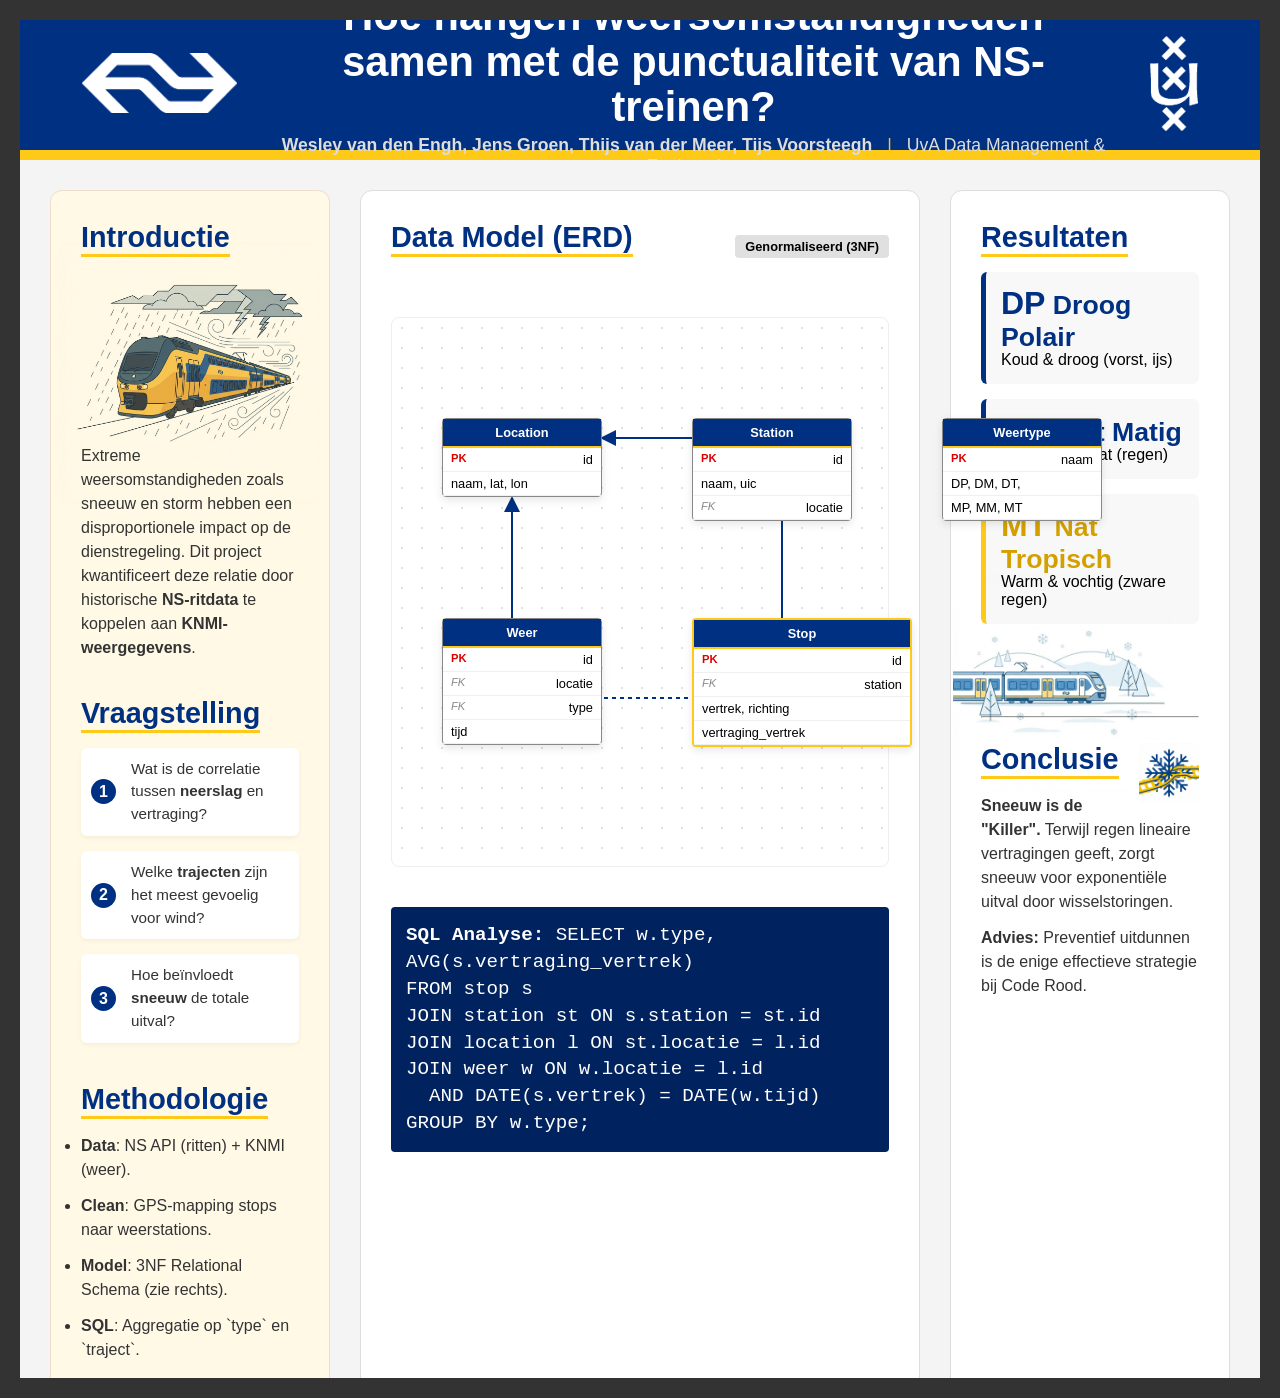
<file: index.html>
<!DOCTYPE html>
<html lang="en">
<head>
    <meta charset="UTF-8">
    <meta http-equiv="refresh" content="0; url=poster_v5.html">
    <title>Redirecting to Poster...</title>
</head>
<body>
    <p>If you are not redirected automatically, follow this <a href="poster_v5.html">link to the poster</a>.</p>
</body>
</html>
</file>
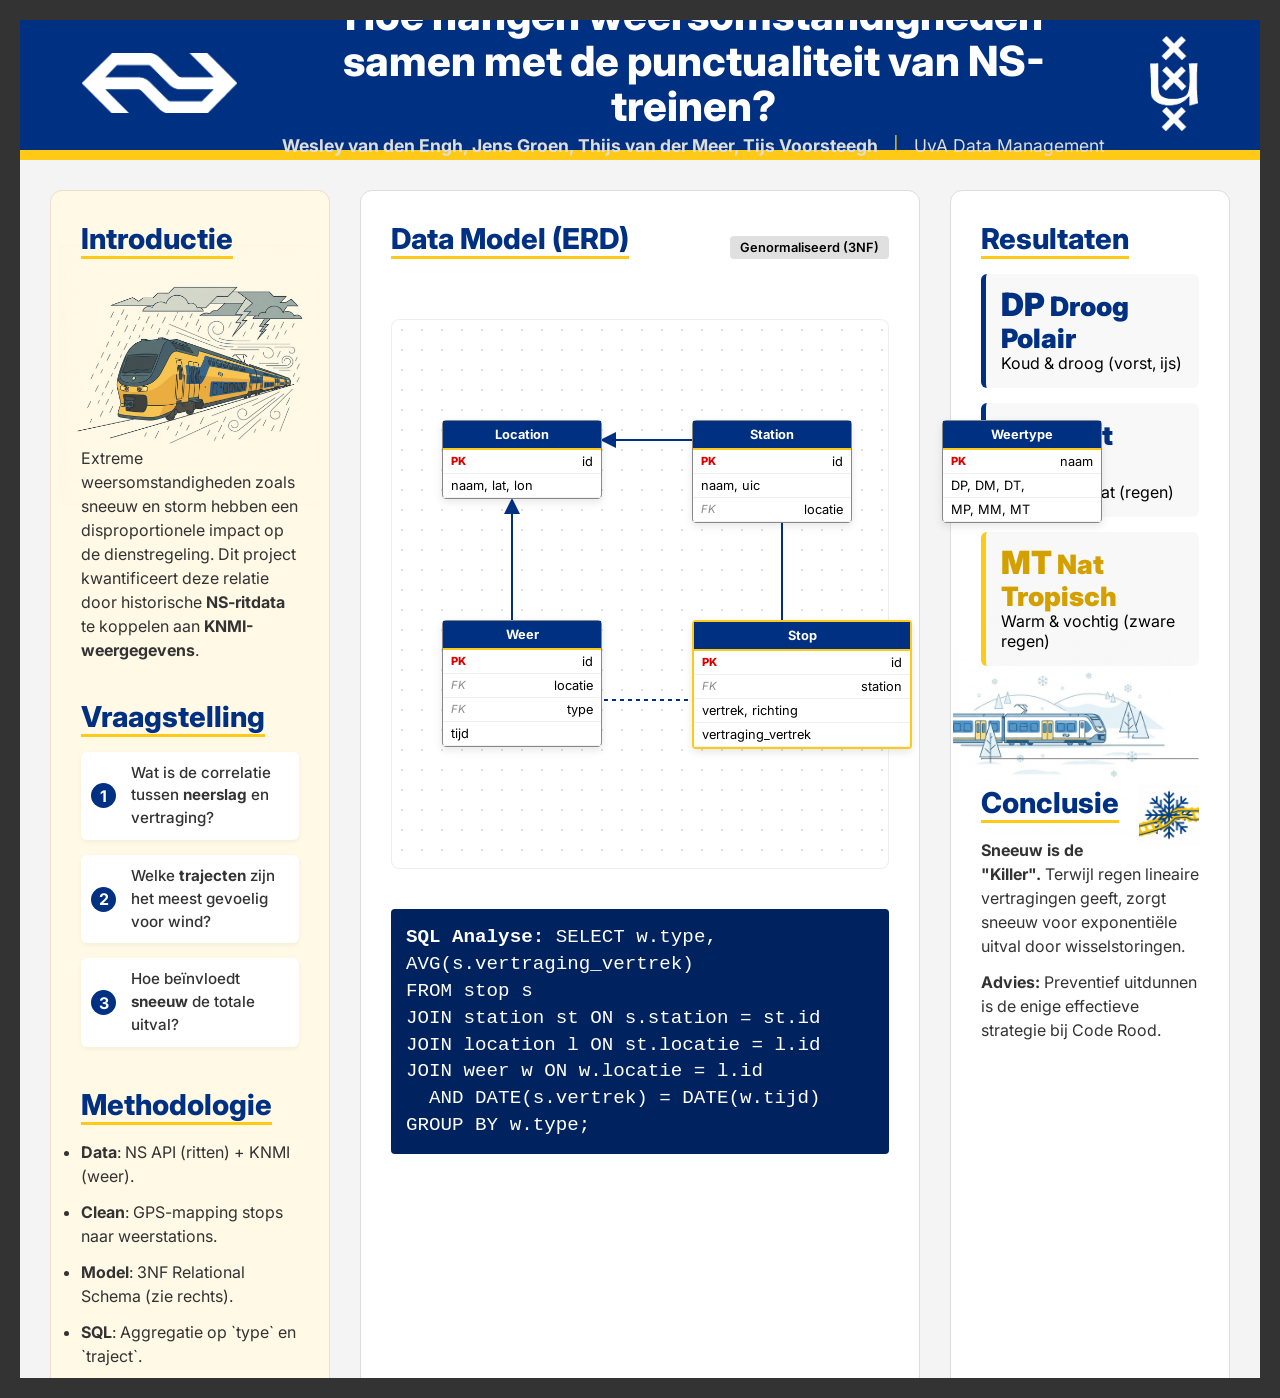
<file: poster_v5.html>
<!DOCTYPE html>
<html lang="nl">

<head>
    <title>NS Punctualiteit Poster</title>
    <meta charset="UTF-8" />
    <meta name="viewport" content="width=device-width, initial-scale=1.0" />
    <meta name="robots" content="index,follow">
    <meta name="generator" content="GrapesJS Studio">
    <link rel="stylesheet" href="style_v5.css" />
    <link rel="preconnect" href="https://fonts.googleapis.com" />
    <link rel="preconnect" href="https://fonts.gstatic.com" crossorigin="" />
    <link href="https://fonts.googleapis.com/css2?family=Inter:wght@400;500;600;700;800;900&amp;display=swap"
        rel="stylesheet" />
</head>

<body id="ibody" class="gjs-t-body">
    <div class="poster-container" id="iebozi"><!-- HEADER (Compact 140px) -->
        <header class="poster-header" id="i165oh">
            <div class="header-inner" id="i4co4j">
                <div class="logo-area" id="ix5xnq">
                    <img src="ns logo wit.png" alt="NS Logo" style="height: 60px; width: auto;">
                </div>
                <div class="title-area" id="ijaf6h" style="flex: 1; text-align: center;">
                    <h1 id="i59tjm">Hoe hangen weersomstandigheden samen met de punctualiteit van NS-treinen?</h1>
                    <div class="authors" id="iinj3v">
                        <strong id="idc544">Wesley van den Engh, Jens Groen, Thijs van der Meer, Tijs
                            Voorsteegh</strong>
                        <span class="divider" id="it8x1i">|</span>
                        UvA Data Management &amp; Engineering
                    </div>
                </div>
                <div class="logo-area-right">
                    <img src="uva logo wit.png" alt="UvA Logo" style="height: 95px; width: auto;">
                </div>
            </div>
        </header><!-- MAIN GRID (12 Columns) -->
        <main class="content-grid" id="i6zrpr"><!-- LEFT COLUMN (Intro & Qs) -->
            <div class="col-left theme-cream" id="i4kztu">
                <section class="section-intro" id="i0kz2r">
                    <h2 id="iphhjd">Introductie</h2>
                    <img src="header_viz.png" alt="NS Train in Storm"
                        style="width: 120%; margin: -30px 0 -60px -10%; border-radius: 6px; mix-blend-mode: multiply; display: block;">
                    <p id="ibplkp">
                        Extreme weersomstandigheden zoals sneeuw en storm hebben een disproportionele impact op de
                        dienstregeling.
                        Dit project kwantificeert deze relatie door historische <strong id="ik41ry">NS-ritdata</strong>
                        te koppelen
                        aan <strong id="iflnis">KNMI-weergegevens</strong>.
                    </p>
                </section>
                <section class="section-questions" id="ifqhbr">
                    <h2 id="iquelm">Vraagstelling</h2>
                    <div class="q-list" id="iv0a2s">
                        <div class="q-item" id="idq02r">
                            <span class="q-badge" id="i4v9b4">1</span>
                            <p id="i2laio">Wat is de correlatie tussen <strong id="indpdh">neerslag</strong> en
                                vertraging?</p>
                        </div>
                        <div class="q-item" id="i0a3zn">
                            <span class="q-badge" id="i7q2hf">2</span>
                            <p id="ip3gyn">Welke <strong id="ivfgai">trajecten</strong> zijn het meest gevoelig voor
                                wind?</p>
                        </div>
                        <div class="q-item" id="ikbr3p">
                            <span class="q-badge" id="ihit8l">3</span>
                            <p id="ih9c2a">Hoe beïnvloedt <strong id="itdqfd">sneeuw</strong> de totale uitval?</p>
                        </div>
                    </div>
                </section>
                <section class="section-methods" id="iiashw">
                    <h2 id="icwb0k">Methodologie</h2>
                    <ul class="method-steps" id="iol0ii">
                        <li id="it79hl">
                            <strong id="in3hyl">Data</strong>: NS API (ritten) + KNMI (weer).
                        </li>
                        <li id="i25z2m">
                            <strong id="ib4r9h">Clean</strong>: GPS-mapping stops naar weerstations.
                        </li>
                        <li id="i9gk7u">
                            <strong id="ivbn16">Model</strong>: 3NF Relational Schema (zie rechts).
                        </li>
                        <li id="ij147t">
                            <strong id="iy8ryc">SQL</strong>: Aggregatie op `type` en `traject`.
                        </li>
                    </ul>
                </section>
            </div><!-- CENTER COLUMN (Native ERD - Reorganized) -->
            <div class="col-center theme-white erd-wrapper" id="i9kh28">
                <div class="erd-header" id="ib1dej">
                    <h2 id="i619ug">Data Model (ERD)</h2>
                    <span class="badge" id="iylq1h">Genormaliseerd (3NF)</span>
                </div>
                <div class="erd-canvas" id="i6p9lw">
                    <!-- TABLES (Actual DB schema: location, station, stop, weer, weertype) -->
                    <!-- COLUMN 1: Environment -->
                    <div class="db-table pos-location" id="imzcxq">
                        <div class="db-head" id="ijz1ko">Location</div>
                        <div class="db-row" id="ieo3nr">
                            <span class="pk" id="i2s9yg">PK</span> id
                        </div>
                        <div class="db-row" id="i0p5ex">naam, lat, lon</div>
                    </div>
                    <div class="db-table pos-weer" id="irf6g9">
                        <div class="db-head" id="iat4nl">Weer</div>
                        <div class="db-row" id="ia05j9">
                            <span class="pk" id="i6vl9x">PK</span> id
                        </div>
                        <div class="db-row" id="ifjst7">
                            <span class="fk" id="i3yp2u">FK</span> locatie
                        </div>
                        <div class="db-row" id="ivfs3w">
                            <span class="fk" id="i3yp2v">FK</span> type
                        </div>
                        <div class="db-row">tijd</div>
                    </div><!-- COLUMN 2: Infrastructure -->
                    <div class="db-table pos-station" id="i8b4rq">
                        <div class="db-head" id="ir6gvj">Station</div>
                        <div class="db-row" id="i0k1vk">
                            <span class="pk" id="iwtcem">PK</span> id
                        </div>
                        <div class="db-row" id="iqco2y">naam, uic</div>
                        <div class="db-row" id="i7sp4z">
                            <span class="fk" id="itj8dd">FK</span> locatie
                        </div>
                    </div>
                    <div class="db-table pos-realstop" id="ikid7p">
                        <div class="db-head" id="i68mpi">Stop</div>
                        <div class="db-row" id="i4q5zf">
                            <span class="pk" id="ih8ojl">PK</span> id
                        </div>
                        <div class="db-row" id="i6gggn">
                            <span class="fk" id="i7lcjk">FK</span> station
                        </div>
                        <div class="db-row" id="itov5g">vertrek, richting</div>
                        <div class="db-row" id="ixu6en">vertraging_vertrek</div>
                    </div><!-- COLUMN 3: Classification -->
                    <div class="db-table pos-trein" id="i0lf6h">
                        <div class="db-head" id="i6cwhg">Weertype</div>
                        <div class="db-row" id="if8k9a">
                            <span class="pk" id="ihrvbf">PK</span> naam
                        </div>
                        <div class="db-row" id="iih4x7">DP, DM, DT,</div>
                        <div class="db-row">MP, MM, MT</div>
                    </div><!-- ORTHOGONAL CONNECTORS -->
                    <svg width="100%" height="100%" class="erd-svg" id="iydcxv">
                        <defs id="iplhz4">
                            <marker id="arrow" markerWidth="8" markerHeight="8" refX="7" refY="4" orient="auto">
                                <path d="M0,0 L0,8 L8,4 z" fill="#003082" id="icg04m"></path>
                            </marker>
                        </defs>
                        <!-- Weer.locatie -> Location -->
                        <path d="M 120 300 L 120 250 L 120 180" stroke="#003082" stroke-width="2" fill="none"
                            marker-end="url(#arrow)" id="iug8hu"></path>
                        <!-- Station.locatie -> Location -->
                        <path d="M 300 120 L 255 120 L 210 120" stroke="#003082" stroke-width="2" fill="none"
                            marker-end="url(#arrow)" id="idstsp"></path>
                        <!-- Stop.station -> Station -->
                        <path d="M 390 300 L 390 240 L 390 180" stroke="#003082" stroke-width="2" fill="none"
                            marker-end="url(#arrow)" id="iujpsm"></path>
                        <!-- Weer.type -> Weertype -->
                        <path d="M 180 380 L 530 380 L 530 330" stroke="#003082" stroke-width="2" stroke-dasharray="4,4"
                            fill="none" marker-end="url(#arrow)" id="ii979p"></path>
                    </svg>
                </div> <!-- End ERD Canvas -->
                <div class="sql-box" id="ijz3jg">
                    <strong id="i7axw1">SQL Analyse:</strong>
                    <code id="iwkacv">SELECT w.type, AVG(s.vertraging_vertrek)<br>FROM stop s<br>JOIN station st ON s.station = st.id<br>JOIN location l ON st.locatie = l.id<br>JOIN weer w ON w.locatie = l.id<br>&nbsp;&nbsp;AND DATE(s.vertrek) = DATE(w.tijd)<br>GROUP BY w.type;</code>
                </div>
            </div><!-- RIGHT COLUMN (Results) -->
            <div id="isrvw1" role="complementary" aria-label="Rechter kolom: resultaten en conclusie"
                class="col-right theme-white">
                <section id="idop7s" role="region" aria-labelledby="itply2" class="section-results">
                    <h2 id="itply2">Resultaten</h2>
                    <div id="ipv1dk" class="stats-grid">
                        <div id="imlw4k" class="stat-item">
                            <div id="ih6k0o" class="stat-val blue">DP<small id="ib9kp3"> Droog Polair</small>
                            </div>
                            <div id="i5z89w" class="stat-label">Koud &amp; droog (vorst, ijs)</div>
                        </div>
                        <div id="iml3uy" class="stat-item">
                            <div id="i5lj05" class="stat-val blue">MM<small id="iws4cp"> Nat Matig</small>
                            </div>
                            <div id="iyhyic" class="stat-label">Gematigd &amp; nat (regen)</div>
                        </div>
                        <div id="ifjmhs" class="stat-item">
                            <div id="ivin1o" class="stat-val yellow">MT<small id="i7fjoj"> Nat Tropisch</small>
                            </div>
                            <div id="ib4ffh" class="stat-label">Warm &amp; vochtig (zware regen)</div>
                        </div>
                    </div>
                    <img src="footer_viz.png" alt="NS Train in Snow"
                        style="width: 100%; border-radius: 6px; margin-bottom: -105px; margin-left: -28.5px; margin-top: -50px; mix-blend-mode: multiply; mask-image: radial-gradient(ellipse at center, black 70%, transparent 100%); -webkit-mask-image: radial-gradient(ellipse at center, black 70%, transparent 100%);">
                </section>
                <hr aria-hidden="true" class="section-sep" id="ik705g" />
                <section id="i0u1h9" role="region" aria-labelledby="ifzh3f" class="section-conclusion">
                    <h2 id="ifzh3f">Conclusie</h2>
                    <img src="snow_icon.png" alt="Snow Disruption"
                        style="width: 60px; float: right; margin-left: 10px; margin-bottom: 5px;">
                    <p id="i8s6fl">
                        <strong id="iincqs">Sneeuw is de "Killer".</strong> Terwijl regen lineaire vertragingen geeft,
                        zorgt sneeuw
                        voor exponentiële uitval door wisselstoringen.
                    </p>
                    <p id="izcbnh">
                        <strong id="ieqrkg">Advies:</strong> Preventief uitdunnen is de enige effectieve strategie bij
                        Code Rood.
                    </p>
                </section>
            </div>
        </main>
    </div>
</body>

</html>
</file>
<file: style_v5.css>
/* RESET */
* {
    box-sizing: border-box;
    margin: 0;
    padding: 0;
}

:root {
    --ns-blue: #003082;
    --ns-yellow: #FFC917;
    --cream: #FFF9E6;
    --white: #FFFFFF;
    --text: #111111;
    --grey-light: #F4F4F4;
}

body {
    background: #333;
    font-family: 'Inter', sans-serif;
    display: flex;
    justify-content: center;
    padding: 20px;
}

/* A0 CONTAINER (Fixed Pixel Equivalent) */
.poster-container {
    width: 1920px;
    height: 1358px;
    /* A0 Aspect Ratio */
    background: white;
    display: flex;
    flex-direction: column;
    overflow: hidden;
    /* Strict containment */
}

/* COMPACT HEADER (140px) */
.poster-header {
    height: 140px;
    background: var(--ns-blue);
    color: white;
    border-bottom: 10px solid var(--ns-yellow);
    display: flex;
    align-items: center;
    justify-content: center;
}

.header-inner {
    width: 90%;
    display: flex;
    align-items: center;
    gap: 40px;
}

.ns-logo {
    width: 80px;
    height: 80px;
}

.title-area h1 {
    font-size: 2.6rem;
    font-weight: 800;
    line-height: 1.1;
    margin-bottom: 5px;
}

.authors {
    font-size: 1.1rem;
    color: #DDD;
}

.divider {
    color: var(--ns-yellow);
    margin: 0 10px;
}

/* MAIN GRID (3 Columns) */
.content-grid {
    flex: 1;
    display: grid;
    grid-template-columns: 1fr 2fr 1fr;
    /* Use fr to handle gap subtraction automatically */
    gap: 30px;
    padding: 30px;
    background: var(--grey-light);
}

/* COLUMNS */
.col-left,
.col-center,
.col-right {
    display: flex;
    flex-direction: column;
    gap: 25px;
}

.col-left {
    background: var(--cream);
    padding: 30px;
    border-radius: 12px;
    border: 1px solid #EEDDCC;
}

.col-center {
    background: white;
    padding: 30px;
    border-radius: 12px;
    border: 1px solid #DDD;
}

.col-right {
    background: white;
    padding: 30px;
    border-radius: 12px;
    border: 1px solid #DDD;
}

/* TYPOGRAPHY COMPACT */
h2 {
    color: var(--ns-blue);
    font-size: 1.8rem;
    font-weight: 800;
    margin-bottom: 15px;
    border-bottom: 3px solid var(--ns-yellow);
    display: inline-block;
}

p,
li {
    font-size: 1rem;
    line-height: 1.5;
    color: #333;
    margin-bottom: 12px;
}

/* QUESTION LIST */
.q-item {
    display: flex;
    gap: 15px;
    margin-bottom: 15px;
    align-items: center;
    background: white;
    padding: 10px;
    border-radius: 6px;
    box-shadow: 0 2px 5px rgba(0, 0, 0, 0.05);
}

.q-badge {
    background: var(--ns-blue);
    color: white;
    font-weight: bold;
    width: 25px;
    height: 25px;
    display: flex;
    align-items: center;
    justify-content: center;
    border-radius: 50%;
    flex-shrink: 0;
}

.q-item p {
    margin: 0;
    font-size: 0.95rem;
    font-weight: 500;
}

/* NATIVE ERD (V5 Topology) */
.erd-wrapper {
    /* Removed flex: 1 to prevent excessive height */
    display: flex;
    flex-direction: column;
}

.erd-header {
    display: flex;
    justify-content: space-between;
    align-items: center;
    margin-bottom: 20px;
}

.badge {
    background: #E0E0E0;
    padding: 4px 10px;
    border-radius: 4px;
    font-size: 0.8rem;
    font-weight: 600;
}

.erd-canvas {
    position: relative;
    border: 1px solid #EEE;
    border-radius: 8px;
    background-image: radial-gradient(#E0E0E0 1px, transparent 1px);
    background-size: 20px 20px;
    height: 550px;
    /* Adjusted to fit content (~460px) + padding */
}

/* DB TABLES (Compact) */
.db-table {
    position: absolute;
    background: white;
    border: 1px solid #888;
    border-radius: 4px;
    box-shadow: 0 3px 8px rgba(0, 0, 0, 0.1);
    width: 160px;
    /* Narrower */
    font-size: 0.8rem;
    z-index: 2;
}

.db-head {
    background: var(--ns-blue);
    color: white;
    padding: 6px;
    font-weight: 700;
    text-align: center;
    border-bottom: 2px solid var(--ns-yellow);
}

.db-row {
    padding: 4px 8px;
    border-bottom: 1px solid #F0F0F0;
    display: flex;
    justify-content: space-between;
}

.pk {
    color: #D00;
    font-weight: 800;
    font-size: 0.7rem;
}

.fk {
    color: #888;
    font-style: italic;
    font-size: 0.7rem;
}

/* ERD COORDINATES (Optimized) */
/* Col 1 */
.pos-location {
    top: 100px;
    left: 50px;
}

.pos-weer {
    top: 300px;
    left: 50px;
}

/* Col 2 */
.pos-station {
    top: 100px;
    left: 300px;
}

.pos-realstop {
    top: 300px;
    left: 300px;
    width: 220px;
    border: 2px solid var(--ns-yellow);
}

/* Col 3 */
.pos-trein {
    top: 100px;
    left: 550px;
}

/* SVG */
.erd-svg {
    position: absolute;
    top: 0;
    left: 0;
    z-index: 1;
    pointer-events: none;
}

.sql-box {
    margin-top: 15px;
    background: #00225E;
    color: #FFF;
    padding: 15px;
    border-radius: 4px;
    font-size: 1.2rem;
    /* Increased from 0.8rem */
    font-family: monospace;
    line-height: 1.4;
}

/* STATS */
.stats-grid {
    display: grid;
    grid-template-columns: 1fr;
    gap: 15px;
}

.stat-item {
    background: #F8F8F8;
    padding: 15px;
    border-radius: 6px;
    border-left: 5px solid #CCC;
}

.stat-val {
    font-size: 2rem;
    font-weight: 900;
    line-height: 1;
}

.stat-val.blue {
    color: var(--ns-blue);
    border-color: var(--ns-blue);
}

.stat-val.yellow {
    color: #D4A000;
}

.stat-item:nth-child(1) {
    border-color: var(--ns-blue);
}

.stat-item:nth-child(2) {
    border-color: var(--ns-blue);
}

.stat-item:nth-child(3) {
    border-color: var(--ns-yellow);
}

.bar-group {
    margin-top: 20px;
}

.bar {
    height: 10px;
    background: #CCC;
    border-radius: 5px;
    margin-top: 5px;
}

.bar.alert {
    background: #D00;
}

.footer-mini {
    margin-top: auto;
    font-size: 0.8rem;
    color: #AAA;
    text-transform: uppercase;
    text-align: right;
}@media print { @page { size: 1920px 1358px; margin: 0; } body { margin: 0; padding: 0; background: white; width: 1920px; height: 1358px; overflow: hidden; -webkit-print-color-adjust: exact; print-color-adjust: exact; } .poster-container { margin: 0; border: none; width: 100%; height: 100%; box-shadow: none; page-break-inside: avoid; } }
</file>
